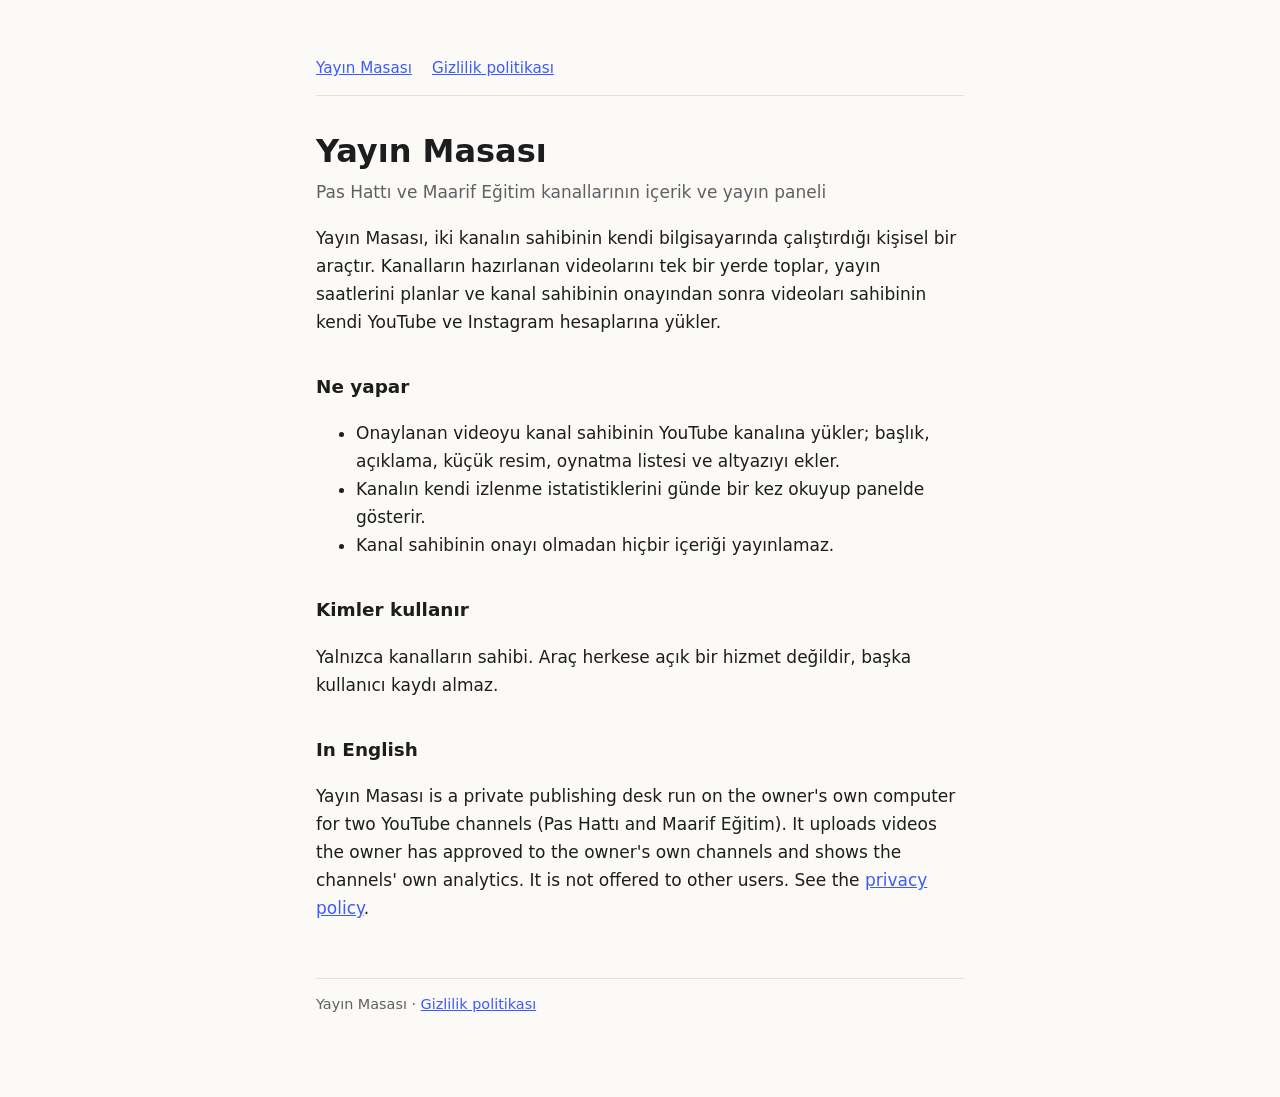
<file: index.html>
<!doctype html>
<html lang="tr">
<head>
<meta charset="utf-8">
<meta name="viewport" content="width=device-width, initial-scale=1">
<title>Yayın Masası</title>
<meta name="description" content="Pas Hattı ve Maarif Eğitim kanallarının içerik ve yayın paneli.">
<link rel="stylesheet" href="stil.css">
</head>
<body>
<main>
<nav><a href="./">Yayın Masası</a><a href="gizlilik.html">Gizlilik politikası</a></nav>
<h1>Yayın Masası</h1>
<p class="alt">Pas Hattı ve Maarif Eğitim kanallarının içerik ve yayın paneli</p>

<p>Yayın Masası, iki kanalın sahibinin kendi bilgisayarında çalıştırdığı kişisel bir araçtır. Kanalların hazırlanan videolarını tek bir yerde toplar, yayın saatlerini planlar ve kanal sahibinin onayından sonra videoları sahibinin kendi YouTube ve Instagram hesaplarına yükler.</p>

<h2>Ne yapar</h2>
<ul>
<li>Onaylanan videoyu kanal sahibinin YouTube kanalına yükler; başlık, açıklama, küçük resim, oynatma listesi ve altyazıyı ekler.</li>
<li>Kanalın kendi izlenme istatistiklerini günde bir kez okuyup panelde gösterir.</li>
<li>Kanal sahibinin onayı olmadan hiçbir içeriği yayınlamaz.</li>
</ul>

<h2>Kimler kullanır</h2>
<p>Yalnızca kanalların sahibi. Araç herkese açık bir hizmet değildir, başka kullanıcı kaydı almaz.</p>

<h2 lang="en">In English</h2>
<p lang="en">Yayın Masası is a private publishing desk run on the owner's own computer for two YouTube channels (Pas Hattı and Maarif Eğitim). It uploads videos the owner has approved to the owner's own channels and shows the channels' own analytics. It is not offered to other users. See the <a href="gizlilik.html">privacy policy</a>.</p>

<footer>Yayın Masası · <a href="gizlilik.html">Gizlilik politikası</a></footer>
</main>
</body>
</html>
</file>
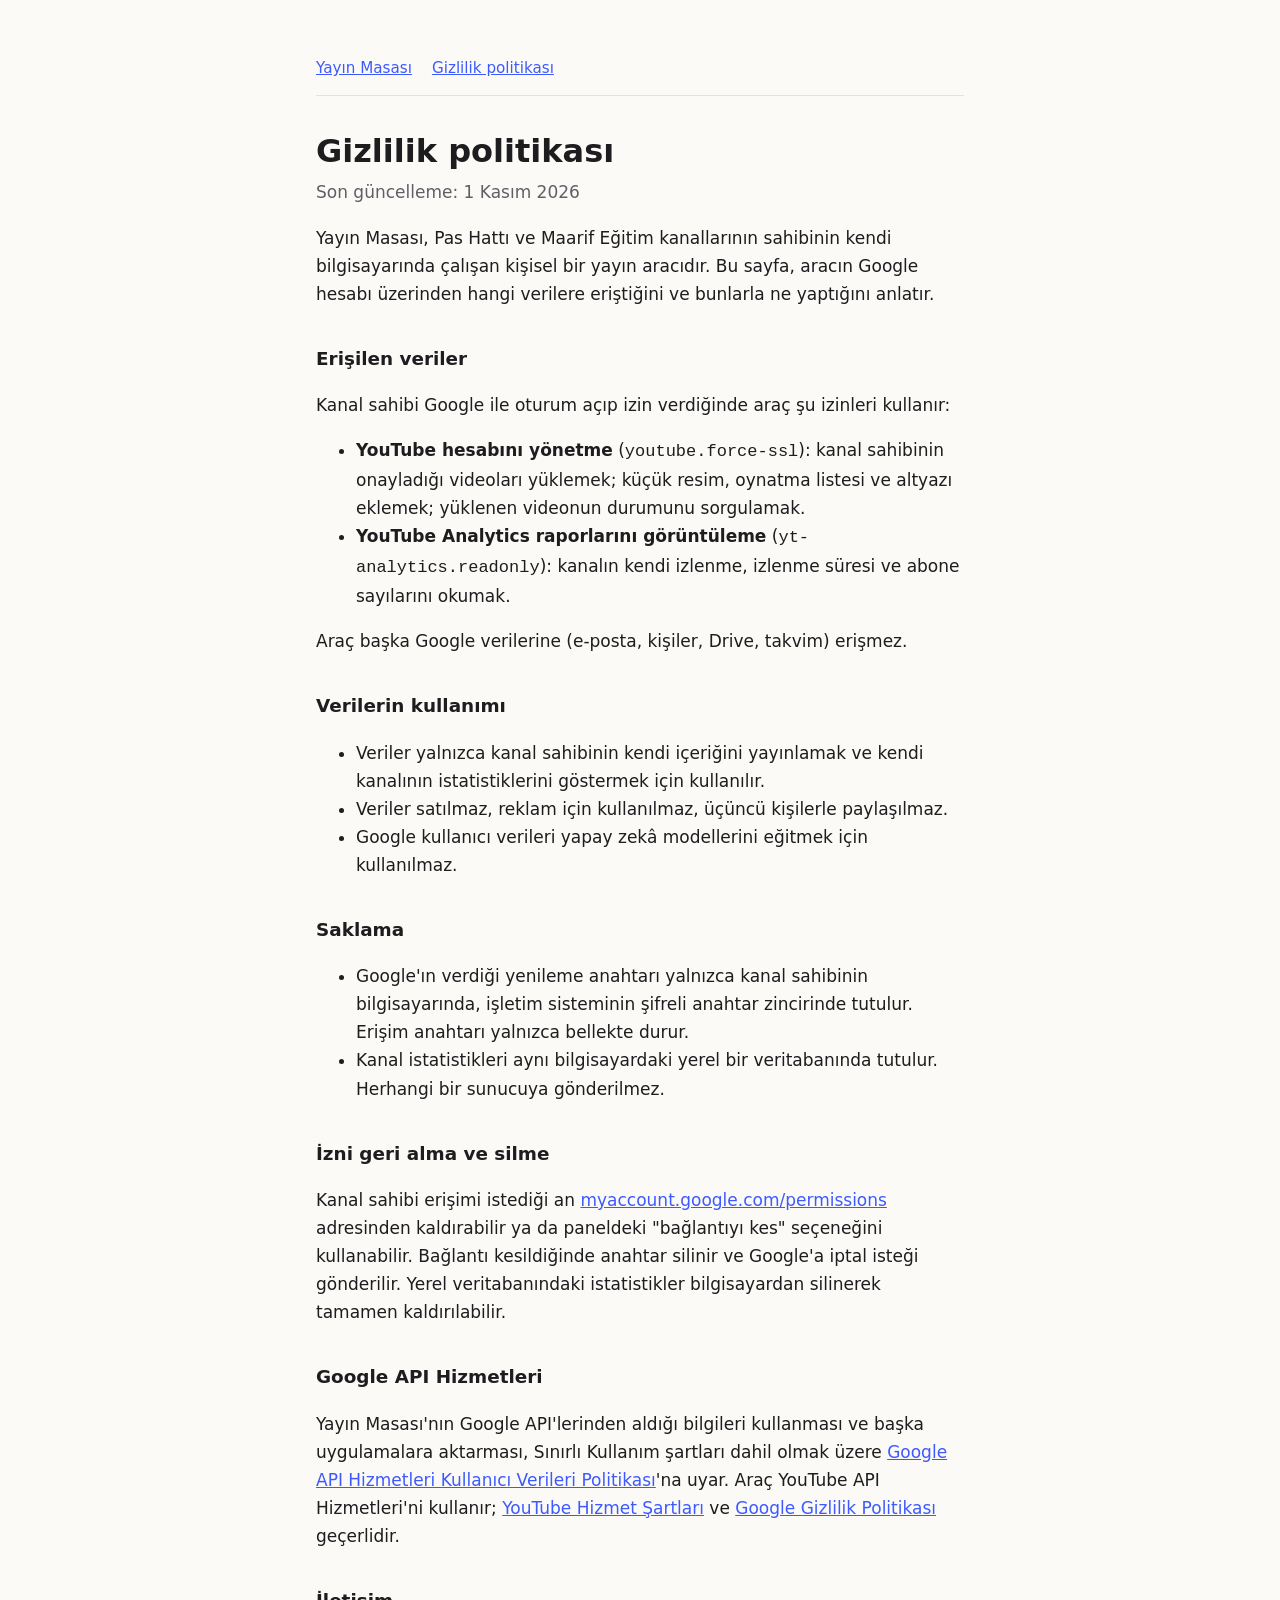
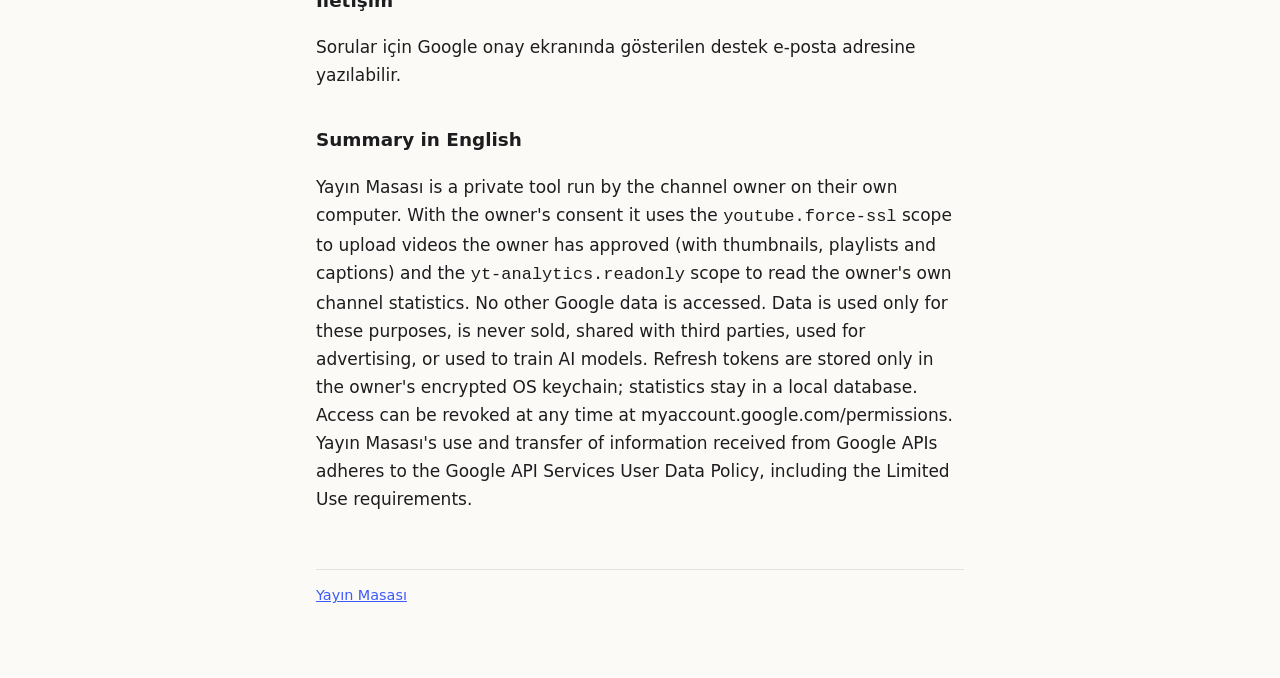
<file: gizlilik.html>
<!doctype html>
<html lang="tr">
<head>
<meta charset="utf-8">
<meta name="viewport" content="width=device-width, initial-scale=1">
<title>Gizlilik Politikası</title>
<meta name="description" content="Yayın Masası'nın Google ve YouTube verilerini nasıl kullandığı.">
<link rel="stylesheet" href="stil.css">
</head>
<body>
<main>
<nav><a href="./">Yayın Masası</a><a href="gizlilik.html">Gizlilik politikası</a></nav>
<h1>Gizlilik politikası</h1>
<p class="alt">Son güncelleme: 1 Kasım 2026</p>

<p>Yayın Masası, Pas Hattı ve Maarif Eğitim kanallarının sahibinin kendi bilgisayarında çalışan kişisel bir yayın aracıdır. Bu sayfa, aracın Google hesabı üzerinden hangi verilere eriştiğini ve bunlarla ne yaptığını anlatır.</p>

<h2>Erişilen veriler</h2>
<p>Kanal sahibi Google ile oturum açıp izin verdiğinde araç şu izinleri kullanır:</p>
<ul>
<li><strong>YouTube hesabını yönetme</strong> (<code>youtube.force-ssl</code>): kanal sahibinin onayladığı videoları yüklemek; küçük resim, oynatma listesi ve altyazı eklemek; yüklenen videonun durumunu sorgulamak.</li>
<li><strong>YouTube Analytics raporlarını görüntüleme</strong> (<code>yt-analytics.readonly</code>): kanalın kendi izlenme, izlenme süresi ve abone sayılarını okumak.</li>
</ul>
<p>Araç başka Google verilerine (e-posta, kişiler, Drive, takvim) erişmez.</p>

<h2>Verilerin kullanımı</h2>
<ul>
<li>Veriler yalnızca kanal sahibinin kendi içeriğini yayınlamak ve kendi kanalının istatistiklerini göstermek için kullanılır.</li>
<li>Veriler satılmaz, reklam için kullanılmaz, üçüncü kişilerle paylaşılmaz.</li>
<li>Google kullanıcı verileri yapay zekâ modellerini eğitmek için kullanılmaz.</li>
</ul>

<h2>Saklama</h2>
<ul>
<li>Google'ın verdiği yenileme anahtarı yalnızca kanal sahibinin bilgisayarında, işletim sisteminin şifreli anahtar zincirinde tutulur. Erişim anahtarı yalnızca bellekte durur.</li>
<li>Kanal istatistikleri aynı bilgisayardaki yerel bir veritabanında tutulur. Herhangi bir sunucuya gönderilmez.</li>
</ul>

<h2>İzni geri alma ve silme</h2>
<p>Kanal sahibi erişimi istediği an <a href="https://myaccount.google.com/permissions">myaccount.google.com/permissions</a> adresinden kaldırabilir ya da paneldeki "bağlantıyı kes" seçeneğini kullanabilir. Bağlantı kesildiğinde anahtar silinir ve Google'a iptal isteği gönderilir. Yerel veritabanındaki istatistikler bilgisayardan silinerek tamamen kaldırılabilir.</p>

<h2>Google API Hizmetleri</h2>
<p>Yayın Masası'nın Google API'lerinden aldığı bilgileri kullanması ve başka uygulamalara aktarması, Sınırlı Kullanım şartları dahil olmak üzere <a href="https://developers.google.com/terms/api-services-user-data-policy">Google API Hizmetleri Kullanıcı Verileri Politikası</a>'na uyar. Araç YouTube API Hizmetleri'ni kullanır; <a href="https://www.youtube.com/t/terms">YouTube Hizmet Şartları</a> ve <a href="https://policies.google.com/privacy">Google Gizlilik Politikası</a> geçerlidir.</p>

<h2>İletişim</h2>
<p>Sorular için Google onay ekranında gösterilen destek e-posta adresine yazılabilir.</p>

<h2 lang="en">Summary in English</h2>
<div lang="en">
<p>Yayın Masası is a private tool run by the channel owner on their own computer. With the owner's consent it uses the <code>youtube.force-ssl</code> scope to upload videos the owner has approved (with thumbnails, playlists and captions) and the <code>yt-analytics.readonly</code> scope to read the owner's own channel statistics. No other Google data is accessed. Data is used only for these purposes, is never sold, shared with third parties, used for advertising, or used to train AI models. Refresh tokens are stored only in the owner's encrypted OS keychain; statistics stay in a local database. Access can be revoked at any time at myaccount.google.com/permissions. Yayın Masası's use and transfer of information received from Google APIs adheres to the Google API Services User Data Policy, including the Limited Use requirements.</p>
</div>

<footer><a href="./">Yayın Masası</a></footer>
</main>
</body>
</html>
</file>
<file: stil.css>
:root{--zemin:#fbfaf7;--metin:#1d1d1f;--soluk:#5f5f66;--cizgi:#e4e2dc;--vurgu:#3d5afe}
@media (prefers-color-scheme:dark){:root{--zemin:#141416;--metin:#ececef;--soluk:#a1a1aa;--cizgi:#2b2b30;--vurgu:#8c9eff}}
*{box-sizing:border-box}
body{margin:0;background:var(--zemin);color:var(--metin);font:17px/1.65 system-ui,-apple-system,"Segoe UI",sans-serif}
main{max-width:680px;margin:0 auto;padding:56px 16px 80px}
h1{font-size:2rem;line-height:1.2;margin:0 0 8px}
h2{font-size:1.15rem;margin:36px 0 8px}
p,li{color:var(--metin)}
.alt{color:var(--soluk);margin-top:0}
a{color:var(--vurgu)}
nav{display:flex;gap:20px;border-bottom:1px solid var(--cizgi);padding-bottom:14px;margin-bottom:36px;font-size:.95rem}
footer{margin-top:56px;border-top:1px solid var(--cizgi);padding-top:14px;color:var(--soluk);font-size:.9rem}
</file>
